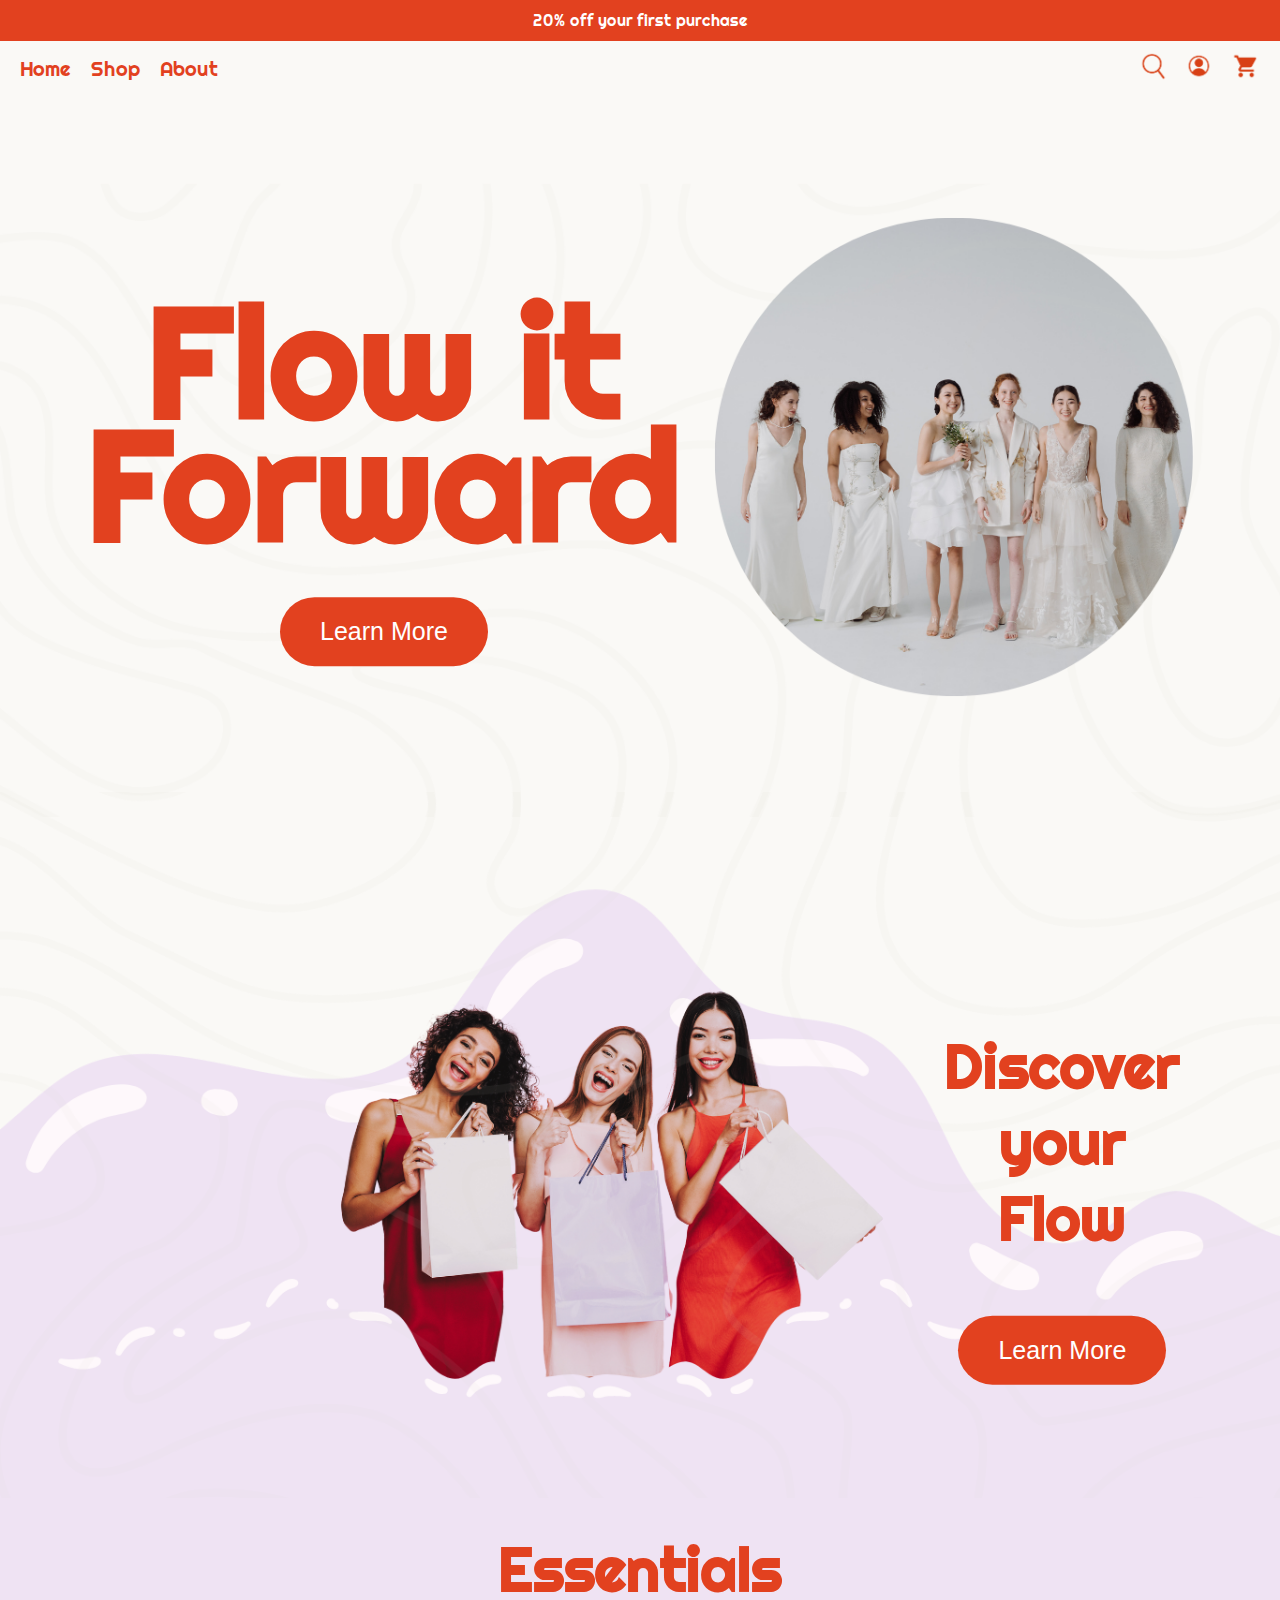
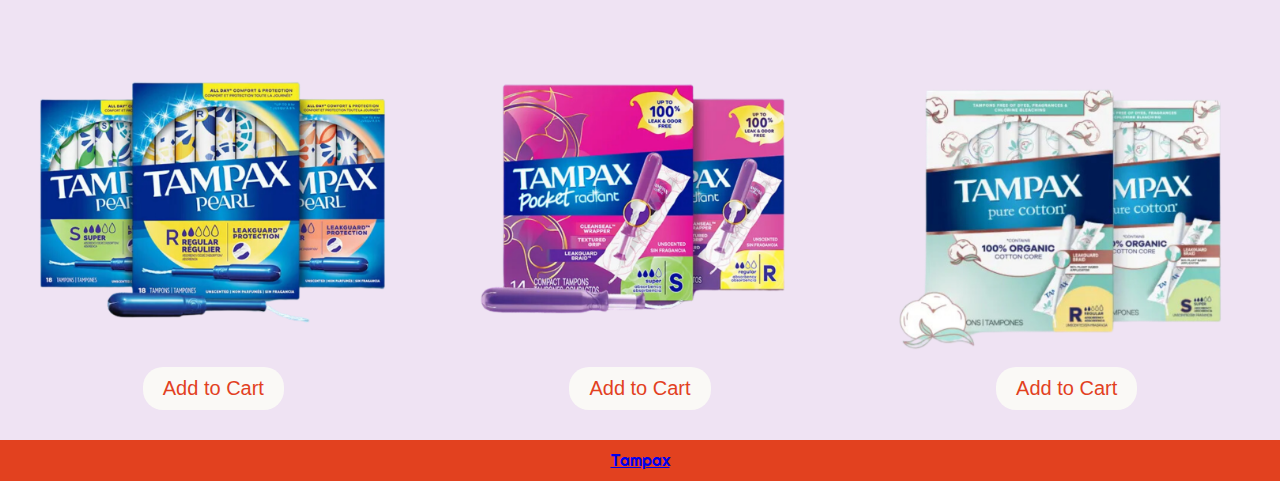
<file: index.html>
<!DOCTYPE html>
<html lang="en">
<head>
    <meta charset="UTF-8">
    <meta name="viewport" content="width=device-width, initial-scale=1.0">
    <title>About Us</title>
    <link rel="stylesheet" href="style.css">
    <link rel="preconnect" href="https://fonts.googleapis.com">
    <link rel="preconnect" href="https://fonts.gstatic.com" crossorigin>
    <link href="https://fonts.googleapis.com/css2?family=Lemonada:wght@300..700&family=Righteous&display=swap" rel="stylesheet">
    <link rel="preconnect" href="https://fonts.googleapis.com">
    <link rel="preconnect" href="https://fonts.gstatic.com" crossorigin>
    <link href="https://fonts.googleapis.com/css2?family=Spectral:ital,wght@0,200;0,300;0,400;0,500;0,600;0,700;0,800;1,200;1,300;1,400;1,500;1,600;1,700;1,800&display=swap" rel="stylesheet">
</head>
<body>
    <header>
        <div class="promo">20% off your first purchase</div>
        <nav>
            <ul>
                <li><a href="index.html">Home</a></li>
                <li><a href="indexshop.html">Shop</a></li>
                <li><a href="indexabout.html">About</a></li>
            </ul>
            <div class="icons">
                <img src="Images/search.png" alt="Search Icon">
                <img src="Images/account.png" alt="Account Icon">
                <img src="Images/cart.png" alt="Cart Icon">
            </div>
        </nav>
    </header>

    <div class="hero">
        <div class="container">
            <img src="Images/homepage.png" alt="Homepage Image" class="responsive">
            <div class="content">
                <h1>Flow it </h1> <h1> Forward</h1>
                <button class="button">Learn More</button>
            </div>
        </div>
    </div>

    <div class="feature">
        <div class="container" class="responsive">
            <img src="Images/purplebubble.png" alt="Feature Image" class="responsive">
            <div class="content">
                <h2>Discover your Flow</h2>
                <button class="button2">Learn More</button>
            </div>
        </div>
    </div>

    <div class="mainarea">
        <h2>Essentials</h2>
        <div class="centercontent">
            <div class="threecol">
                <img src="Images/product1.png" alt="Tampax Pearl Tampons">
                <button class="button button3">Add to Cart</button>
            </div>
            <div class="threecol">
                <img src="Images/product2.png" alt="Tampax Pocket Tampons">
                <button class="button button3">Add to Cart</button>
            </div>
            <div class="threecol">
                <img src="Images/product3.png" alt="Tampax Pure Cotton Tampons">
                <button class="button button3">Add to Cart</button>
                
            </div>
        </div>
    </div>

    <div class="footer">
         <a href="index.html">Tampax </a>
    </div>

</body>
</html>
</file>
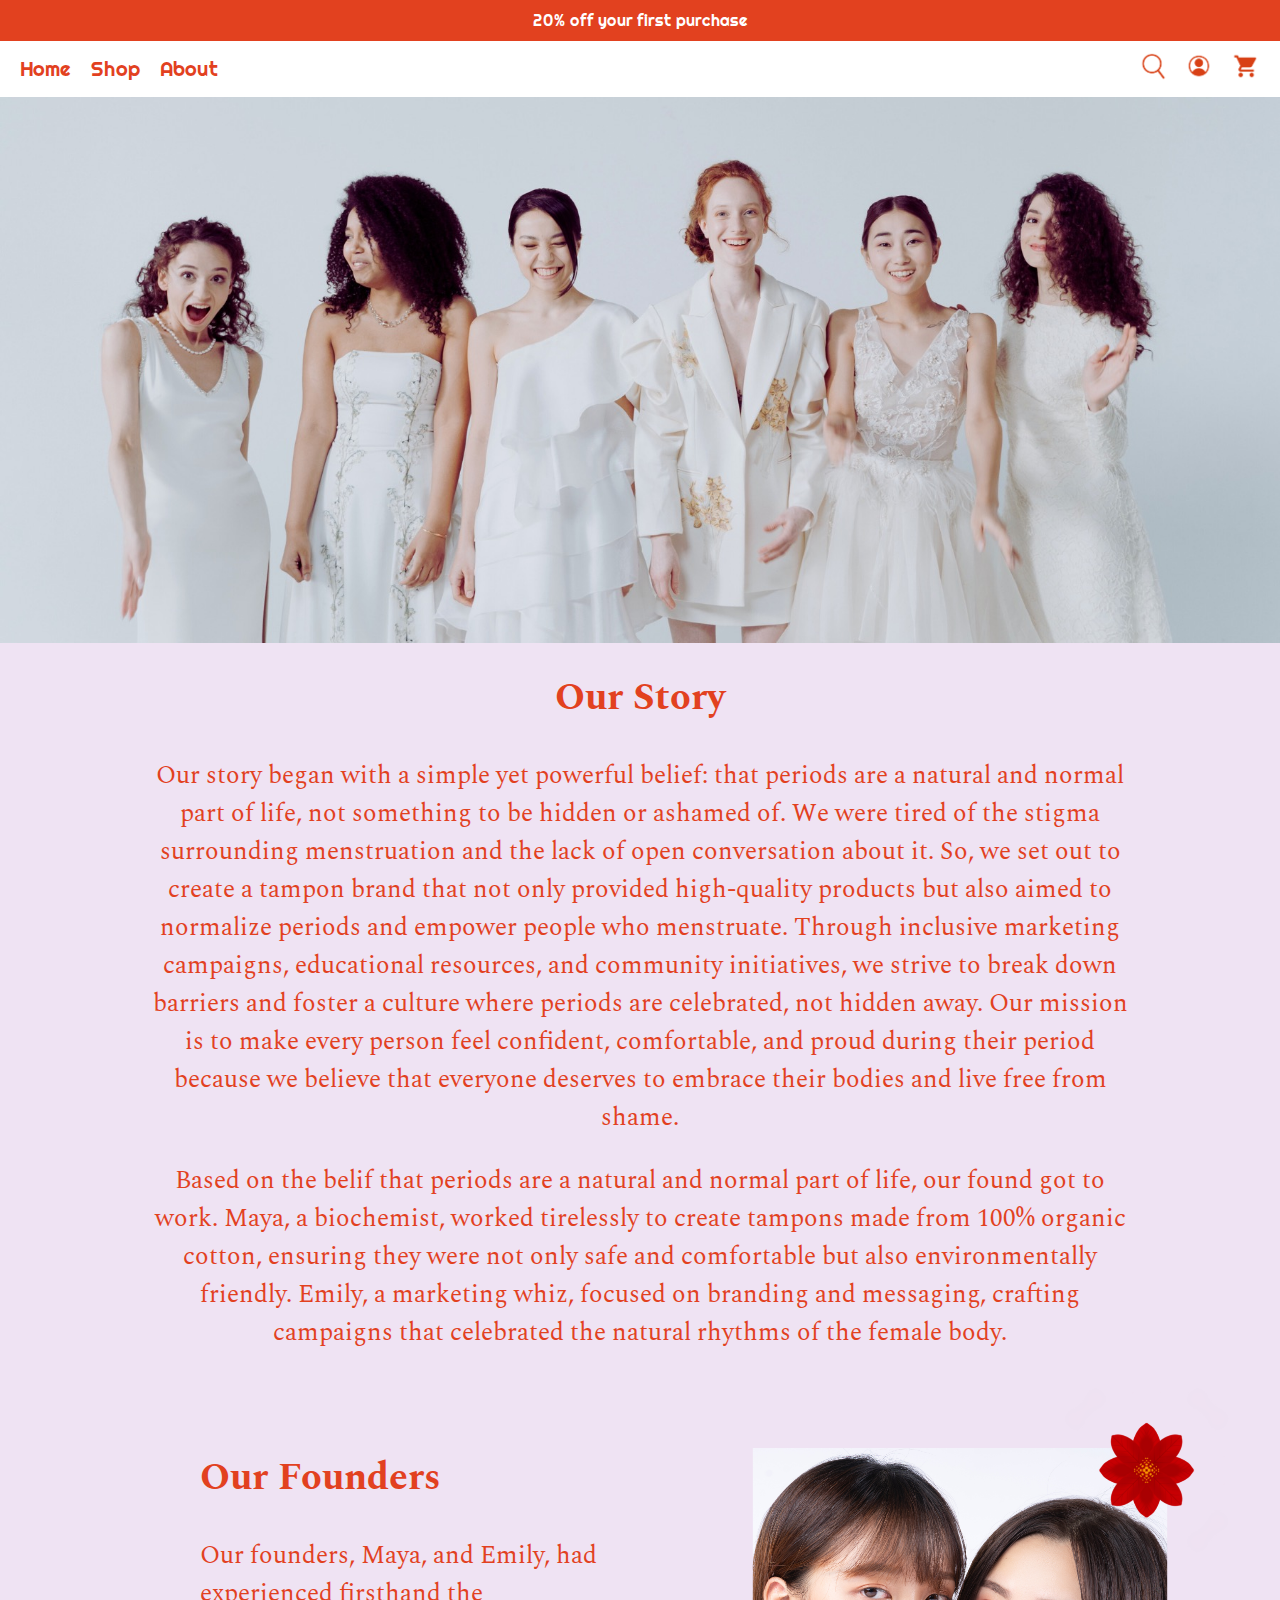
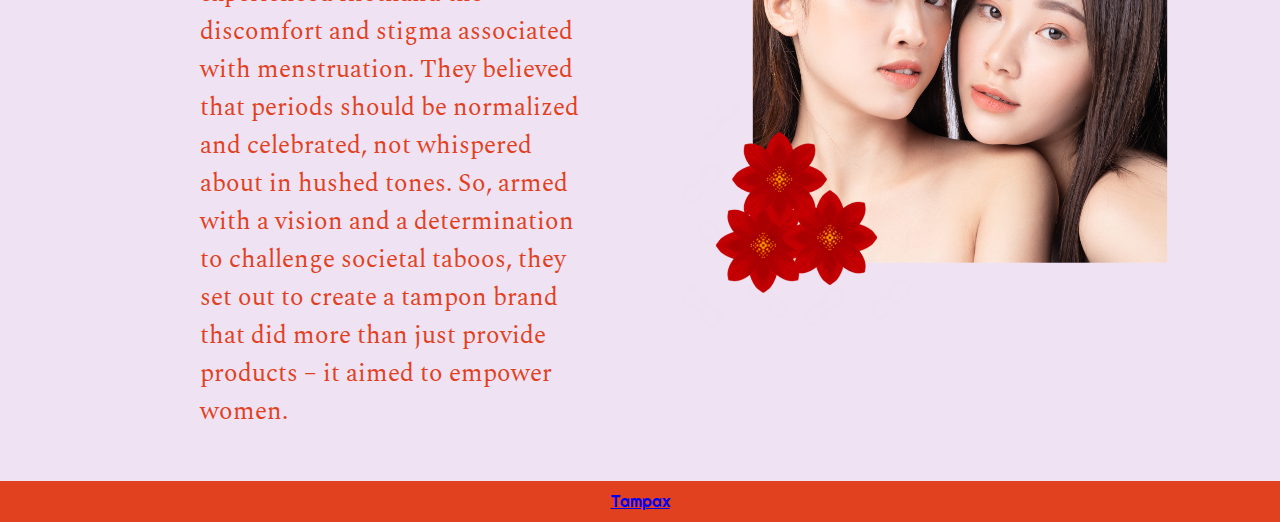
<file: indexabout.html>
<!DOCTYPE html>
<html lang="en">
<head>
    <meta charset="UTF-8">
    <meta name="viewport" content="width=device-width, initial-scale=1.0">
    <title>About Us</title>
    <link rel="stylesheet" href="indexaboutstyle.css">
    <link rel="preconnect" href="https://fonts.googleapis.com">
    <link rel="preconnect" href="https://fonts.gstatic.com" crossorigin>
    <link href="https://fonts.googleapis.com/css2?family=Lemonada:wght@300..700&family=Righteous&display=swap" rel="stylesheet">
    <link rel="preconnect" href="https://fonts.googleapis.com">
    <link rel="preconnect" href="https://fonts.gstatic.com" crossorigin>
    <link href="https://fonts.googleapis.com/css2?family=Spectral:ital,wght@0,200;0,300;0,400;0,500;0,600;0,700;0,800;1,200;1,300;1,400;1,500;1,600;1,700;1,800&display=swap" rel="stylesheet">
</head>
<body>
    <header>
        <div class="promo">20% off your first purchase</div>
        <nav>
            <ul>
                <li><a href="index.html">Home</a></li>
                <li><a href="indexshop.html">Shop</a></li>
                <li><a href="indexabout.html">About</a></li>
            </ul>
            <div class="icons">
                <img src="Images/search.png" alt="Search Icon">
                <img src="Images/account.png" alt="Account Icon">
                <img src="Images/cart.png" alt="Cart Icon">
            </div>
        </nav>
    </header>

    <div class="story">
        <div class="container">
            <img src="Images/story.png" alt="Our Story Image">
        </div>
    </div>

    <div class="our-story">
        <div class="container">
            <div class="content">
                <h2>Our Story</h2>
                <p>Our story began with a simple yet powerful belief: that periods are a natural and normal part of life, not something to be hidden or ashamed of. We were tired of the stigma surrounding menstruation and the lack of open conversation about it. So, we set out to create a tampon brand that not only provided high-quality products but also aimed to normalize periods and empower people who menstruate. Through inclusive marketing campaigns, educational resources, and community initiatives, we strive to break down barriers and foster a culture where periods are celebrated, not hidden away. Our mission is to make every person feel confident, comfortable, and proud during their period because we believe that everyone deserves to embrace their bodies and live free from shame.</p>
                <p>Based on the belif that periods are a natural and normal part of life, our found got to work. Maya, a biochemist, worked tirelessly to create tampons made from 100% organic cotton, ensuring they were not only safe and comfortable but also environmentally friendly. Emily, a marketing whiz, focused on branding and messaging, crafting campaigns that celebrated the natural rhythms of the female body.</p>
            </div>
        </div>
    </div>

        <div class="founderscenter">
            <div class="founderstwocol">
        <h2> Our Founders </h2>
        <p>Our founders, Maya, and Emily, had experienced firsthand the discomfort and stigma associated with menstruation. They believed that periods should be normalized and celebrated, not whispered about in hushed tones. So, armed with a vision and a determination to challenge societal taboos, they set out to create a tampon brand that did more than just provide products – it aimed to empower women. </p>
            </div>

            <div class="founderstwocol">
                <img src="Images/ourfounders.png" alt="Our Founders Image" style="width:550px; height: 550px; margin-right: 100px; align-content: center; margin-top: -30px;" >
            </div>
        </div>

     <div class="footer">
         <a href="index.html">Tampax </a>
    </div>

</body>
</html>
</file>
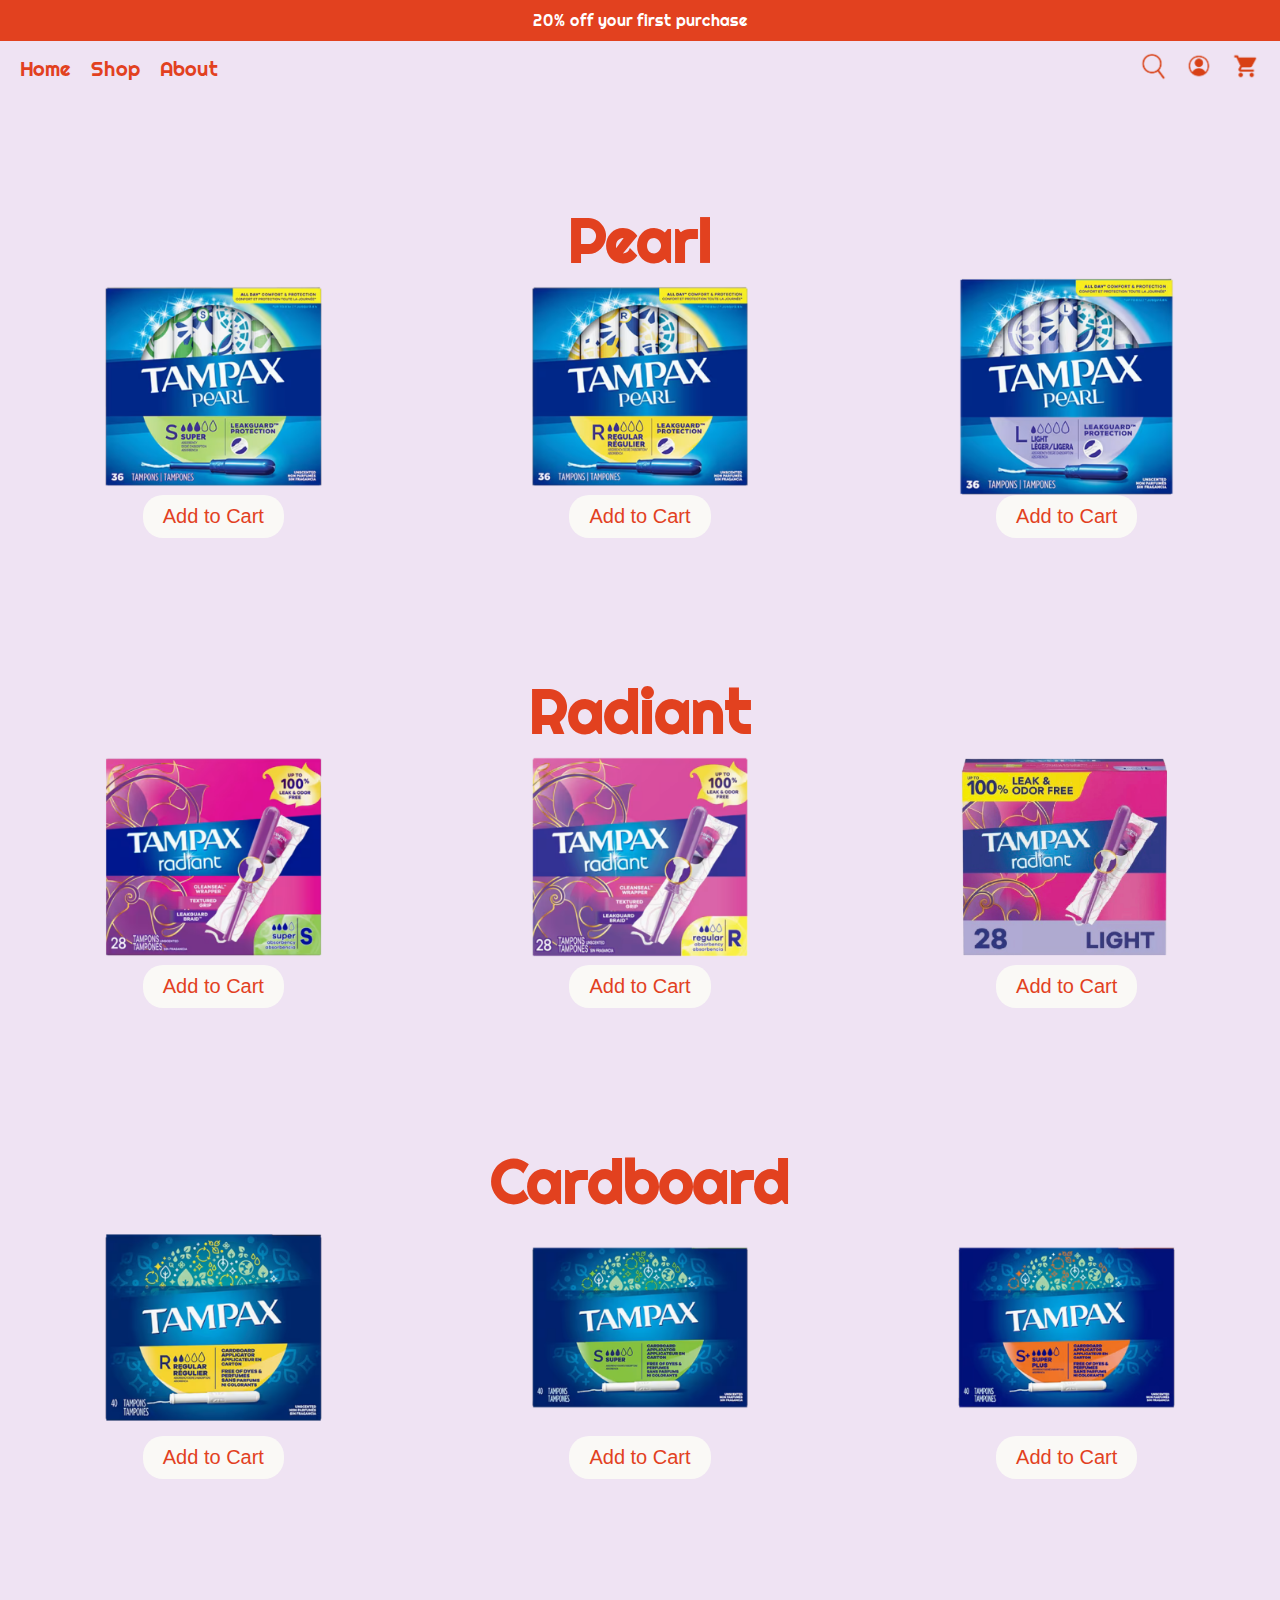
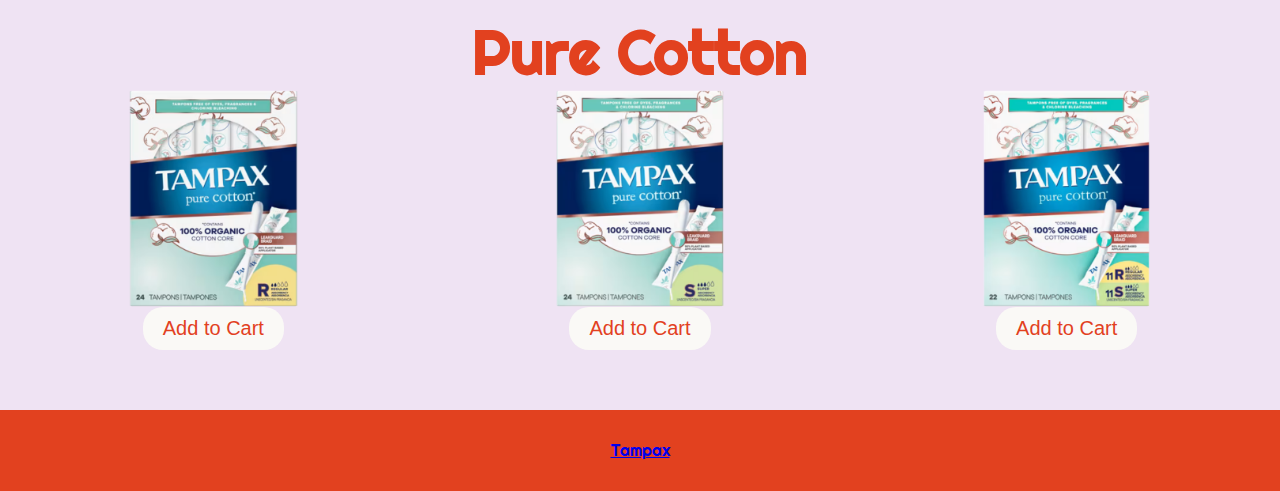
<file: indexshop.html>
<!DOCTYPE html>
<html lang="en">
<head>
    <meta charset="UTF-8">
    <meta name="viewport" content="width=device-width, initial-scale=1.0">
    <title>shop</title>
    <link rel="stylesheet" type="text/css" href="indexshopstyle.css">
    <link rel="preconnect" href="https://fonts.googleapis.com">
    <link rel="preconnect" href="https://fonts.gstatic.com" crossorigin>
    <link href="https://fonts.googleapis.com/css2?family=Lemonada:wght@300..700&family=Righteous&display=swap" rel="stylesheet">
</head>
<body>
    <header>
        <div class="promo">20% off your first purchase</div>
        <nav>
            <ul>
                <li><a href="index.html">Home</a></li>
                <li><a href="indexshop.html">Shop</a></li>
                <li><a href="indexabout.html">About</a></li>
            </ul>
            <div class="icons">
                <img src="Images/search.png" alt="Search Icon">
                <img src="Images/account.png" alt="Account Icon">
                <img src="Images/cart.png" alt="Cart Icon">
            </div>
        </nav>
    </header>

<div class="mainarea"> 
        <h2>Pearl</h2>
        <div class="centercontent">
            <div class="threecol">
                <img src="Images/pearl1.png" alt="Tampax Pearl Tampons">
                <button class="button button3">Add to Cart</button>
            </div>
            <div class="threecol">
                <img src="Images/pearl2.png" alt="Tampax Pearl Tampons">
                <button class="button button3">Add to Cart</button>
            </div>
            <div class="threecol">
                <img src="Images/pearl3.png" alt="Tampax Pearl Tampons">
                <button class="button button3">Add to Cart</button>
            </div>
        </div>
    </div>

    <div class="mainarea">
        <h2>Radiant</h2>
        <div class="centercontent">
            <div class="threecol">
                <img src="Images/radiant1.png" alt="Tampax radiant Tampons">
                <button class="button button3">Add to Cart</button>
            </div>
            <div class="threecol">
                <img src="Images/radiant2.png" alt="Tampax radiant Tampons">
                <button class="button button3">Add to Cart</button>
            </div>
            <div class="threecol">
                <img src="Images/radiant3.png" alt="Tampax Pure radiant Tampons">
                <button class="button button3">Add to Cart</button>
            </div>
        </div>
    </div>

    <div class="mainarea">
        <h2>Cardboard</h2>
        <div class="centercontent">
            <div class="threecol">
                <img src="Images/cardboard1.png" alt="Tampax cardboard Tampons">
                <button class="button button3">Add to Cart</button>
            </div>
            <div class="threecol">
                <img src="Images/cardboard2.png" alt="Tampax cardboard Tampons">
                <button class="button button3">Add to Cart</button>
            </div>
            <div class="threecol">
                <img src="Images/cardboard3.png" alt="Tampax Pure cardboard Tampons">
                <button class="button button3">Add to Cart</button>
            </div>
        </div>
    </div>

    <div class="mainarea">
        <h2>Pure Cotton</h2>
        <div class="centercontent">
            <div class="threecol">
                <img src="Images/purecotton1.png" alt="Tampax purecotton Tampons">
                <button class="button3">Add to Cart</button>
            </div>
            <div class="threecol">
                <img src="Images/purecotton2.png" alt="Tampax purecotton Tampons">
                <button class="button3">Add to Cart</button>
            </div>
            <div class="threecol">
                <img src="Images/purecotton3.png" alt="Tampax Purecotton Tampons">
                <button class="button3">Add to Cart</button>
            </div>
        </div>
    </div>

   <div class="footer">
         <a href="index.html">Tampax </a>
    </div>
</body>
</html>
</file>
<file: style.css>
body {
    background-color: #FAF9F6;
    margin: 0;
    font-family: "Righteous", sans-serif;
}

.promo {
    background-color: #E2411F;
    color: white;
    text-align: center;
    padding: 10px 0;
}

nav {
    background-color: #FAF9F6;
    color: #E2411F;
    display: flex;
    justify-content: space-between;
    align-items: center;
    padding: 10px 20px;
    font-family: "Righteous", sans-serif;
    font-size: 20px;
}

nav ul {
    list-style-type: none;
    margin: 0;
    padding: 0;
    display: flex;
}

nav ul li {
    margin-right: 20px;
}

nav ul li:last-child {
    margin-right: 0;
}

nav ul li a {
    color: inherit;
    text-decoration: none;
}

.icons img {
    width: 30px;
    height: 30px;
    margin-left: 10px;
    transition: transform 0.3s ease;
}

.icons img:hover {
    transform: scale(1.1); 
}

.responsive {
    max-width: 100%;
    height: auto;
}

.footer {
    background-color: #E2411F;
    color: #FAF9F6;
    text-align: center;
    padding: 10px 0;
    width: 100%;
    word-spacing: 10px;
}

.hero .container {
    position: relative;
    text-align: center;
    color: white;
    margin-bottom: -25px;
    display: flex;
}

.hero img {
    width: 100%;
    height: 50%;
}

.hero .content {
    position: absolute;
    top: 50%;
    left: 30%;
    transform: translate(-50%, -50%);
    color: #E2411F;
    font-size: 6vw;
    line-height: 20px;
    font-display: flex;
}

.feature .container {
    position: relative;
    text-align: center;
    color: white;
    padding-top: -10px;
    display: flex;
}

.feature img {
    width: 100%;
    height: ;
}

.feature .content {
    position: absolute;
    top: 50%;
    left: 83%;
    transform: translate(-50%, -50%);
    color: #E2411F;
    font-size: 40px;
    padding-top: 60px;
}

.mainarea {
    background-color: #EFE3F3;
    text-align: center;
}

.mainarea h2 {
    background-color: #EFE3F3;
    color: #E2411F;
    padding-top: 30px;
    margin-top: -10px;
    font-size: 60px;
    margin-block: -10px;

}

.centercontent {
    display: flex;
    justify-content: center;
    align-items: center;
    flex-wrap: wrap;
    gap: 0;
    background-color: #EFE3F3;
    margin-top: 0;
    padding-bottom: 30px;
}

.threecol {
    flex: 1 0 300px;
}

.threecol img {
    width: 100%;
    margin-bottom: -50px;
}

.button {
    background-color: #E2411F;
    color: white;
    padding: 20px 40px;
    border: none;
    border-radius: 35px;
    cursor: pointer;
    font-size: 25px;
}

.button:hover {
    background-color: #f1f1f1;
    color: #E2411F;
}

.button2 {
    background-color: #E2411F;
    color: white;
    padding: 20px 40px;
    border: none;
    border-radius: 35px;
    cursor: pointer;
    font-size: 25px;
    margin-top: 10px;
}

.button2:hover {
    background-color: #f1f1f1;
    color: #E2411F;
}

.button3 {
    background-color: #FAF9F6;
    color: #E2411F;
    padding: 10px 20px;
    border: none;
    border-radius: 20px;
    cursor: pointer;
    font-size: 20px;
    margin-top: -50px;
}

.button3:hover {
    background-color: #E2411F;
    color: white;
}

@media screen and (max-width: 768px) {
    nav {
        flex-direction: row;
        max-width: 100%;
    }
    
    nav ul {
        margin-top: 5px;
        flex-direction: row;
        max-width: 100%;
        list-style-type: none;
    }
    
    nav ul li {
        margin: 0;
        margin-bottom: 10px;
        padding: 8px 10px;
    }
    
    .hero .content {
        font-size: 30px;
        line-height: 30px; 
    }
    
    .feature .content {
        font-size: 20px;
        line-height: 30px; 
        top: 2%;
        left: 80%; 
        transform: translateX(-50%);
    }
}
</file>
<file: indexaboutstyle.css>
body {
    background-color: #EFE3F3;
    margin: 0;
    font-family: "Righteous", sans-serif;
}

.promo {
    background-color: #E2411F;
    color: white;
    text-align: center;
    padding: 10px 0;
}

nav {
    background-color: white;
    color: #E2411F;
    display: flex;
    justify-content: space-between;
    align-items: center;
    padding: 10px 20px;
    font-family: "Righteous", sans-serif;
    font-size: 20px;
}

nav ul {
    list-style-type: none;
    margin: 0;
    padding: 0;
    display: flex;
}

nav ul li {
    margin-right: 20px;
}

nav ul li:last-child {
    margin-right: 0;
}

nav ul li a {
    color: inherit;
    text-decoration: none;
}

.icons img {
    width: 30px;
    height: 30px;
    margin-left: 10px;
    transition: transform 0.3s ease;
}

.icons img:hover {
    transform: scale(1.1); 
}

.container {
    text-align: center;
    background-color: #EFE3F3;
}


.footer {
    background-color: #E2411F;
    color: white;
    text-align: center;
    padding: 10px 0;
    width: 100%;
    margin-top: -15px;
}


.story img {
    width: 100%;
    margin-bottom: -10px;
}

.our-story .content {
   color: #E2411F;
    text-align: center;
    padding-left: 150px;
    padding-right: 150px;
    font-size: 25px;
    font-family: "Spectral", serif;
    font-style: normal;

}

.our-founders img {
    max-width: 100%;
    height: auto;
    display: block;
    margin: 0 auto;
    margin-top: -10px;
    padding-bottom: 10px;
}

.our-founders .content {
    color: #E2411F;
    text-align: left;
    padding: 20px;
    font-size: 20px;
}

.founderscenter {
    display: flex;
    justify-content: center;
    align-items: flex-start;
    flex-wrap: wrap;
    background-color: #EFE3F3;
    font-family: "Spectral", serif;
    font-style: normal;
}

.founderstwocol {
    max-width: 400px;
    flex: 1;
    margin: 20px;
    padding: 20px;
    font-size: 25px;
    color: #E2411F;
}
</file>
<file: indexshopstyle.css>
body {
    background-color: #EFE3F3;
    margin: 0;
    font-family: "Righteous", sans-serif;
}

.promo {
    background-color: #E2411F;
    color: white;
    text-align: center;
    padding: 10px 0;
}

nav {
    background-color: #EFE3F3;
    color: #E2411F;
    display: flex;
    justify-content: space-between;
    align-items: center;
    padding: 10px 20px;
    font-family: "Righteous", sans-serif;
    font-size: 20px;
}

nav ul {
    list-style-type: none;
    margin: 0;
    padding: 0;
    display: flex;
}

nav ul li {
    margin-right: 20px;
}

nav ul li:last-child {
    margin-right: 0;
}

nav ul li a {
    color: inherit;
    text-decoration: none;
}

.icons img {
    width: 30px;
    height: 30px;
    margin-left: 10px;
    transition: transform 0.3s ease;
}

.icons img:hover {
    transform: scale(1.1); 
}

.responsive {
    max-width: 100%;
    height: auto;
}

.mainarea {
    background-color: #EFE3F3;
    text-align: center;
}

.mainarea h2 {
    background-color: #EFE3F3;
    color: #E2411F;
    padding-top: 110px;
    font-size: 60px;
    margin-block: -5px;
}

.centercontent {
    display: flex;
    justify-content: center;
    align-items: center;
    flex-wrap: wrap;
    gap: 0;
    background-color: #EFE3F3;
    margin-top: 0;
    padding-bottom: 30px;
}

.threecol {
    flex: 1 0 300px;
}

.threecol img {
    width: 100%;
    margin-bottom: -120px;
    margin-top: -100px;
}


.button3 {
    background-color: #FAF9F6;
    color: #E2411F;
    padding: 10px 20px;
    border: none;
    border-radius: 20px;
    cursor: pointer;
    font-size: 20px;
    margin-top: 10px;
}

.button3:hover {
    background-color: #E2411F;
    color: #EFE3F3;
}

.footer {
    background-color: #E2411F;
    color: white;
    text-align: center;
    padding: 30px 0;
    margin-top: 30px;
    width: 100%;
    word-spacing: 10px;
}
</file>
